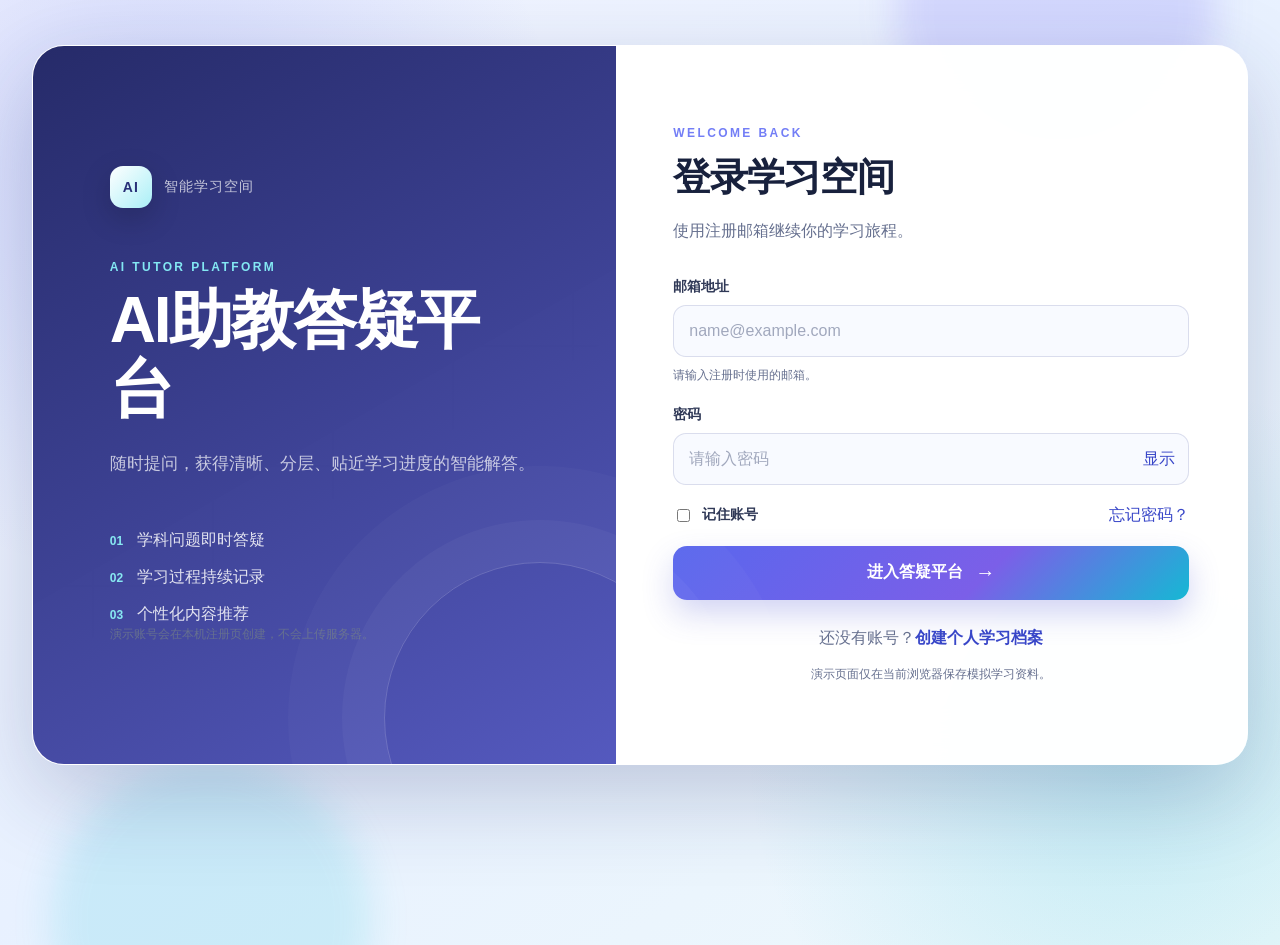
<file: index.html>
<!DOCTYPE html>
<html lang="zh-CN">
<head>
  <meta charset="UTF-8">
  <meta name="viewport" content="width=device-width, initial-scale=1.0">
  <meta name="description" content="AI助教答疑平台登录页面，支持个性化学习服务。">
  <title>登录 | AI助教答疑平台</title>
  <link rel="stylesheet" href="css/style.css?v=4">
  <script src="js/auth.js?v=4" defer></script>
</head>
<body class="auth-page login-page">
  <a class="skip-link" href="#main-content">跳到主要内容</a>
  <div class="orb orb-one" aria-hidden="true"></div>
  <div class="orb orb-two" aria-hidden="true"></div>

  <main class="auth-shell" id="main-content">
    <section class="brand-panel" aria-labelledby="brand-title">
      <div class="brand-topline">
        <span class="brand-mark" aria-hidden="true">AI</span>
        <span>智能学习空间</span>
      </div>
      <p class="eyebrow">AI TUTOR PLATFORM</p>
      <h1 id="brand-title">AI助教答疑平台</h1>
      <p class="brand-copy">随时提问，获得清晰、分层、贴近学习进度的智能解答。</p>
      <ul class="feature-list" aria-label="平台特色">
        <li><span>01</span>学科问题即时答疑</li>
        <li><span>02</span>学习过程持续记录</li>
        <li><span>03</span>个性化内容推荐</li>
      </ul>
      <p class="demo-account">演示账号会在本机注册页创建，不会上传服务器。</p>
    </section>

    <section class="form-panel" aria-labelledby="login-title">
      <div class="panel-heading">
        <p class="eyebrow">WELCOME BACK</p>
        <h2 id="login-title">登录学习空间</h2>
        <p>使用注册邮箱继续你的学习旅程。</p>
      </div>

      <p class="status-message" id="loginStatus" role="status" aria-live="polite"></p>

      <section class="welcome-card" id="welcomeCard" aria-labelledby="welcomeTitle" hidden>
        <div class="welcome-avatar" id="welcomeAvatar" aria-hidden="true">AI</div>
        <div>
          <p class="eyebrow">YOUR LEARNING SPACE</p>
          <h3 id="welcomeTitle">欢迎回来</h3>
          <p id="welcomeSummary">正在读取你的学习档案…</p>
          <div class="interest-tags" id="welcomeInterests"></div>
        </div>
      </section>

      <p class="form-error-summary" id="loginErrorSummary" role="alert" hidden></p>
      <form id="loginForm" class="auth-form" novalidate>
        <div class="field">
          <label for="loginEmail">邮箱地址</label>
          <input id="loginEmail" name="email" type="email" autocomplete="username" inputmode="email" enterkeyhint="next" aria-describedby="loginEmailHint loginEmailError" placeholder="name@example.com" required>
          <p class="field-hint" id="loginEmailHint">请输入注册时使用的邮箱。</p>
          <p class="field-error" id="loginEmailError" hidden></p>
        </div>

        <div class="field">
          <label for="loginPassword">密码</label>
          <div class="input-action">
            <input id="loginPassword" name="password" type="password" autocomplete="current-password" minlength="8" enterkeyhint="done" aria-describedby="loginPasswordError" placeholder="请输入密码" required>
            <button class="text-button password-toggle" type="button" aria-controls="loginPassword" aria-pressed="false">显示</button>
          </div>
          <p class="field-error" id="loginPasswordError" hidden></p>
        </div>

        <div class="form-options">
          <label class="check-row">
            <input id="rememberAccount" name="remember" type="checkbox">
            <span>记住账号</span>
          </label>
          <button class="link-button" type="button" data-demo-action="reset">忘记密码？</button>
        </div>

        <button class="primary-button" type="submit">
          <span>进入答疑平台</span>
          <span class="button-arrow" aria-hidden="true">→</span>
        </button>
      </form>

      <p class="switch-page">还没有账号？<a href="register.html">创建个人学习档案</a></p>
      <p class="privacy-note">演示页面仅在当前浏览器保存模拟学习资料。</p>
    </section>
  </main>
</body>
</html>
</file>
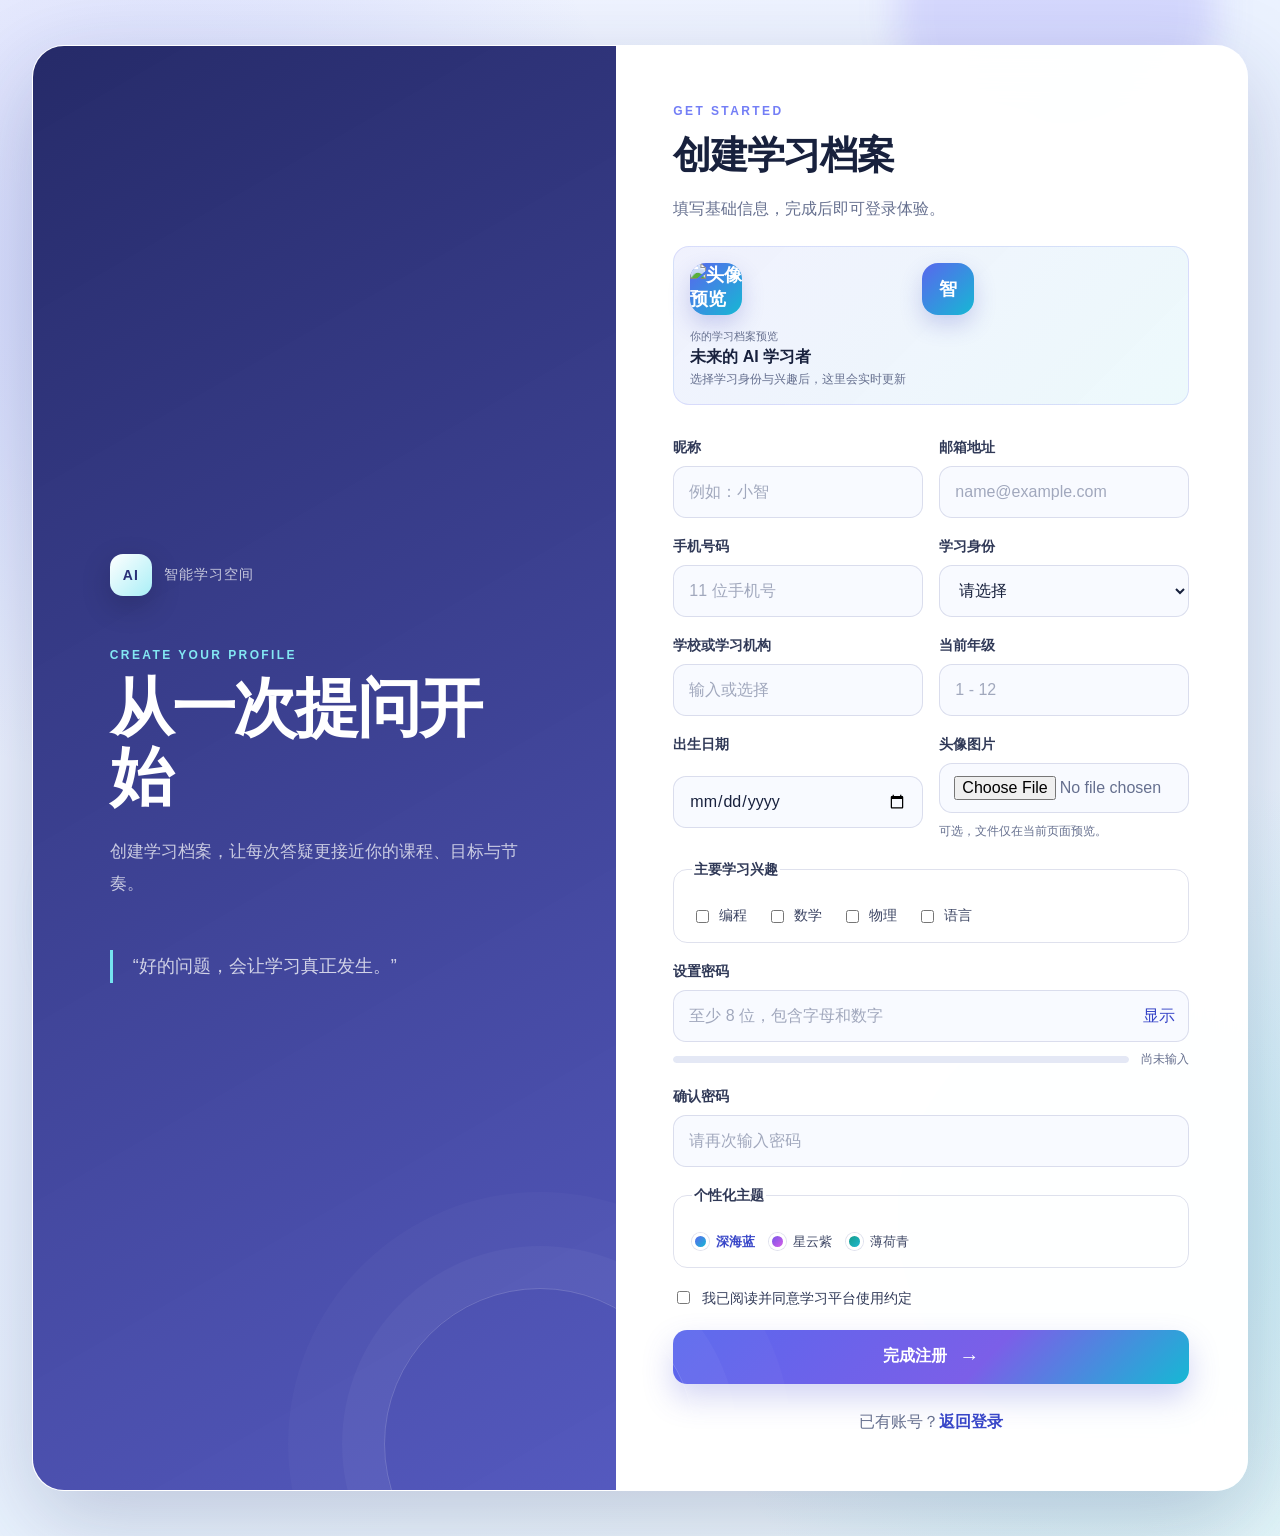
<file: register.html>
<!DOCTYPE html>
<html lang="zh-CN">
<head>
  <meta charset="UTF-8">
  <meta name="viewport" content="width=device-width, initial-scale=1.0">
  <meta name="description" content="AI助教答疑平台注册页面，创建个性化学习档案。">
  <title>注册 | AI助教答疑平台</title>
  <link rel="stylesheet" href="css/style.css?v=4">
  <script src="js/auth.js?v=4" defer></script>
</head>
<body class="auth-page register-page">
  <a class="skip-link" href="#main-content">跳到主要内容</a>
  <div class="orb orb-one" aria-hidden="true"></div>
  <div class="orb orb-two" aria-hidden="true"></div>

  <main class="auth-shell register-shell" id="main-content">
    <section class="brand-panel" aria-labelledby="brand-title">
      <div class="brand-topline">
        <span class="brand-mark" aria-hidden="true">AI</span>
        <span>智能学习空间</span>
      </div>
      <p class="eyebrow">CREATE YOUR PROFILE</p>
      <h1 id="brand-title">从一次提问开始</h1>
      <p class="brand-copy">创建学习档案，让每次答疑更接近你的课程、目标与节奏。</p>
      <blockquote>“好的问题，会让学习真正发生。”</blockquote>
    </section>

    <section class="form-panel" aria-labelledby="register-title">
      <div class="panel-heading">
        <p class="eyebrow">GET STARTED</p>
        <h2 id="register-title">创建学习档案</h2>
        <p>填写基础信息，完成后即可登录体验。</p>
      </div>

      <p class="status-message" id="registerStatus" role="status" aria-live="polite"></p>

      <aside class="profile-preview" aria-label="学习档案预览">
        <img id="avatarPreview" class="avatar-preview" alt="头像预览" hidden>
        <div class="avatar-fallback" id="avatarFallback" aria-hidden="true">智</div>
        <div class="preview-copy">
          <small>你的学习档案预览</small>
          <strong id="previewNickname">未来的 AI 学习者</strong>
          <span id="previewRole">选择学习身份与兴趣后，这里会实时更新</span>
        </div>
        <div class="interest-tags" id="previewInterests"></div>
      </aside>

      <p class="form-error-summary" id="registerErrorSummary" role="alert" hidden></p>
      <form id="registerForm" class="auth-form" novalidate>
        <div class="form-grid two-columns">
          <div class="field">
            <label for="nickname">昵称</label>
            <input id="nickname" name="nickname" type="text" autocomplete="nickname" minlength="2" maxlength="16" enterkeyhint="next" aria-describedby="nicknameError" placeholder="例如：小智" required>
            <p class="field-error" id="nicknameError" hidden></p>
          </div>

          <div class="field">
            <label for="registerEmail">邮箱地址</label>
            <input id="registerEmail" name="email" type="email" autocomplete="email" inputmode="email" enterkeyhint="next" aria-describedby="registerEmailError" placeholder="name@example.com" required>
            <p class="field-error" id="registerEmailError" hidden></p>
          </div>
        </div>

        <div class="form-grid two-columns">
          <div class="field">
            <label for="phone">手机号码</label>
            <input id="phone" name="phone" type="tel" autocomplete="tel" inputmode="tel" enterkeyhint="next" pattern="1[3-9][0-9]{9}" aria-describedby="phoneError" placeholder="11 位手机号" required>
            <p class="field-error" id="phoneError" hidden></p>
          </div>

          <div class="field">
            <label for="role">学习身份</label>
            <select id="role" name="role" autocomplete="organization-title" aria-describedby="roleError" required>
              <option value="">请选择</option>
              <option value="学生">学生</option>
              <option value="教师">教师</option>
              <option value="自学者">自学者</option>
            </select>
            <p class="field-error" id="roleError" hidden></p>
          </div>
        </div>

        <div class="form-grid two-columns">
          <div class="field">
            <label for="school">学校或学习机构</label>
            <input id="school" name="school" type="text" list="schoolOptions" autocomplete="organization" maxlength="40" enterkeyhint="next" placeholder="输入或选择" required>
            <datalist id="schoolOptions">
              <option value="示例大学"></option>
              <option value="在线学习中心"></option>
              <option value="自主学习"></option>
            </datalist>
          </div>

          <div class="field">
            <label for="grade">当前年级</label>
            <input id="grade" name="grade" type="number" min="1" max="12" step="1" inputmode="numeric" enterkeyhint="next" aria-describedby="gradeError" placeholder="1 - 12" required>
            <p class="field-error" id="gradeError" hidden></p>
          </div>
        </div>

        <div class="form-grid two-columns">
          <div class="field">
            <label for="birthday">出生日期</label>
            <input id="birthday" name="birthday" type="date" autocomplete="bday" max="2014-12-31" aria-describedby="birthdayError" required>
            <p class="field-error" id="birthdayError" hidden></p>
          </div>

          <div class="field">
            <label for="avatar">头像图片</label>
            <input id="avatar" name="avatar" type="file" accept="image/png,image/jpeg,image/webp" aria-describedby="avatarHint">
            <p class="field-hint" id="avatarHint">可选，文件仅在当前页面预览。</p>
          </div>
        </div>

        <fieldset class="choice-group">
          <legend>主要学习兴趣</legend>
          <div class="choice-grid">
            <label><input type="checkbox" name="interests" value="编程">编程</label>
            <label><input type="checkbox" name="interests" value="数学">数学</label>
            <label><input type="checkbox" name="interests" value="物理">物理</label>
            <label><input type="checkbox" name="interests" value="语言">语言</label>
          </div>
        </fieldset>

        <div class="field">
          <label for="registerPassword">设置密码</label>
          <div class="input-action">
            <input id="registerPassword" name="password" type="password" autocomplete="new-password" minlength="8" maxlength="32" enterkeyhint="next" pattern="(?=.*[A-Za-z])(?=.*[0-9]).{8,32}" aria-describedby="strengthText registerPasswordError" placeholder="至少 8 位，包含字母和数字" required>
            <button class="text-button password-toggle" type="button" aria-controls="registerPassword" aria-pressed="false">显示</button>
          </div>
          <div class="strength-row">
            <progress id="passwordStrength" max="4" value="0">0</progress>
            <output id="strengthText" for="registerPassword">尚未输入</output>
          </div>
          <p class="field-error" id="registerPasswordError" hidden></p>
        </div>

        <div class="field">
          <label for="confirmPassword">确认密码</label>
          <input id="confirmPassword" name="confirmPassword" type="password" autocomplete="new-password" minlength="8" maxlength="32" enterkeyhint="done" aria-describedby="confirmPasswordError" placeholder="请再次输入密码" required>
          <p class="field-error" id="confirmPasswordError" hidden></p>
        </div>

        <fieldset class="choice-group theme-group">
          <legend>个性化主题</legend>
          <div class="theme-options">
            <label><input type="radio" name="theme" value="ocean" checked><span class="theme-dot theme-ocean" aria-hidden="true"></span>深海蓝</label>
            <label><input type="radio" name="theme" value="violet"><span class="theme-dot theme-violet" aria-hidden="true"></span>星云紫</label>
            <label><input type="radio" name="theme" value="mint"><span class="theme-dot theme-mint" aria-hidden="true"></span>薄荷青</label>
          </div>
        </fieldset>

        <label class="check-row terms-row">
          <input id="terms" name="terms" type="checkbox" aria-describedby="termsError" required>
          <span>我已阅读并同意学习平台使用约定</span>
        </label>
        <p class="field-error terms-error" id="termsError" hidden></p>

        <button class="primary-button" type="submit">
          <span>完成注册</span>
          <span class="button-arrow" aria-hidden="true">→</span>
        </button>
      </form>

      <p class="switch-page">已有账号？<a href="index.html">返回登录</a></p>
    </section>
  </main>

  <dialog class="success-dialog" id="successDialog" aria-labelledby="successDialogTitle" aria-describedby="successDialogText">
    <div class="dialog-icon" aria-hidden="true">✓</div>
    <p class="eyebrow">PROFILE CREATED</p>
    <h2 id="successDialogTitle">学习档案创建成功</h2>
    <p id="successDialogText">你的个性化资料已保存在当前浏览器，现在可以前往登录。</p>
    <button class="primary-button" id="goToLogin" type="button">前往登录页</button>
  </dialog>
</body>
</html>
</file>
<file: css/style.css>
:root {
  --ink: #18213d;
  --muted: #66708f;
  --line: rgba(108, 119, 171, 0.22);
  --surface: rgba(255, 255, 255, 0.9);
  --primary: #5967ed;
  --primary-deep: #3846c8;
  --accent: #16b8d4;
  --danger: #cf3f61;
  --success: #178c6a;
  --shadow: 0 30px 90px rgba(32, 42, 101, 0.22);
}

* { box-sizing: border-box; }
html { min-height: 100%; }

body {
  min-height: 100vh;
  margin: 0;
  color: var(--ink);
  font-family: "Microsoft YaHei", "PingFang SC", Arial, sans-serif;
  background:
    radial-gradient(circle at 12% 18%, rgba(80, 101, 239, 0.22), transparent 30%),
    radial-gradient(circle at 88% 80%, rgba(22, 184, 212, 0.2), transparent 28%),
    linear-gradient(145deg, #f3f5ff 0%, #e8f1ff 50%, #eef9fb 100%);
}

button, input, select { font: inherit; }
button, a { -webkit-tap-highlight-color: transparent; }

.skip-link {
  position: fixed;
  top: 12px;
  left: 12px;
  z-index: 100;
  padding: 10px 14px;
  color: #fff;
  background: var(--primary-deep);
  border-radius: 8px;
  transform: translateY(-160%);
}

.skip-link:focus { transform: translateY(0); }

.orb {
  position: fixed;
  width: 320px;
  height: 320px;
  border-radius: 50%;
  filter: blur(18px);
  pointer-events: none;
}

.orb-one { top: -150px; right: 5%; background: rgba(104, 88, 245, 0.17); }
.orb-two { bottom: -180px; left: 4%; background: rgba(20, 192, 211, 0.14); }

.auth-shell {
  position: relative;
  z-index: 1;
  display: grid;
  grid-template-columns: minmax(0, 0.96fr) minmax(520px, 1.04fr);
  width: min(1240px, calc(100% - 64px));
  min-height: 720px;
  margin: 5vh auto;
  overflow: hidden;
  background: var(--surface);
  border: 1px solid rgba(255, 255, 255, 0.78);
  border-radius: 32px;
  box-shadow: var(--shadow);
  backdrop-filter: blur(24px);
}

.register-shell { min-height: 820px; }

.brand-panel {
  position: relative;
  display: flex;
  flex-direction: column;
  justify-content: center;
  padding: clamp(48px, 6vw, 86px);
  color: #fff;
  background:
    linear-gradient(150deg, rgba(29, 34, 99, 0.96), rgba(70, 75, 185, 0.92)),
    url("data:image/svg+xml,%3Csvg xmlns='http://www.w3.org/2000/svg' width='120' height='120' viewBox='0 0 120 120'%3E%3Cpath d='M0 60h120M60 0v120' stroke='%23ffffff' stroke-opacity='.05'/%3E%3C/svg%3E");
}

.brand-panel::after {
  content: "";
  position: absolute;
  right: -80px;
  bottom: -110px;
  width: 310px;
  height: 310px;
  border: 1px solid rgba(255, 255, 255, 0.18);
  border-radius: 50%;
  box-shadow: 0 0 0 42px rgba(255, 255, 255, 0.035), 0 0 0 96px rgba(255, 255, 255, 0.025);
}

.brand-topline {
  display: flex;
  align-items: center;
  gap: 12px;
  margin-bottom: 52px;
  color: rgba(255, 255, 255, 0.72);
  font-size: 14px;
  letter-spacing: 0.08em;
}

.brand-mark {
  display: grid;
  width: 42px;
  height: 42px;
  place-items: center;
  color: #293078;
  font-weight: 800;
  background: linear-gradient(135deg, #fff, #a9eff7);
  border-radius: 13px;
  box-shadow: 0 10px 30px rgba(0, 0, 0, 0.18);
}

.eyebrow {
  margin: 0 0 12px;
  color: #737ef6;
  font-size: 12px;
  font-weight: 800;
  letter-spacing: 0.2em;
}

.brand-panel .eyebrow { color: #83e8f3; }

.brand-panel h1,
.panel-heading h2 { margin: 0; letter-spacing: -0.035em; }

.brand-panel h1 {
  max-width: 480px;
  font-size: clamp(42px, 5vw, 66px);
  line-height: 1.08;
}

.brand-copy {
  max-width: 470px;
  margin: 24px 0 0;
  color: rgba(255, 255, 255, 0.72);
  font-size: 17px;
  line-height: 1.9;
}

.feature-list {
  display: grid;
  gap: 16px;
  margin: 50px 0 0;
  padding: 0;
  list-style: none;
}

.feature-list li { display: flex; align-items: center; gap: 14px; color: rgba(255, 255, 255, 0.85); }
.feature-list span { color: #88e9f2; font-size: 12px; font-weight: 800; }

blockquote {
  margin: 50px 0 0;
  padding-left: 20px;
  color: rgba(255, 255, 255, 0.76);
  font-size: 18px;
  line-height: 1.8;
  border-left: 3px solid #75e3ef;
}

.demo-account {
  margin: 52px 0 0;
  color: rgba(255, 255, 255, 0.48);
  font-size: 12px;
}

.form-panel {
  display: flex;
  flex-direction: column;
  justify-content: center;
  padding: clamp(38px, 4.5vw, 66px);
  background: rgba(255, 255, 255, 0.82);
}

.panel-heading h2 { color: var(--ink); font-size: clamp(30px, 3vw, 40px); }

.panel-heading > p:last-child {
  margin: 14px 0 0;
  color: var(--muted);
  line-height: 1.7;
}

.auth-form { display: grid; gap: 20px; margin-top: 34px; }
.field { display: grid; gap: 9px; }

.field label,
.check-row,
.choice-group legend {
  color: #303957;
  font-size: 14px;
  font-weight: 700;
}

input[type="text"],
input[type="email"],
input[type="password"],
input[type="tel"],
input[type="number"],
input[type="date"],
select {
  width: 100%;
  height: 52px;
  padding: 0 15px;
  color: var(--ink);
  background: rgba(248, 250, 255, 0.95);
  border: 1px solid var(--line);
  border-radius: 13px;
  outline: none;
  transition: border-color 0.2s, box-shadow 0.2s, background 0.2s;
}

input[type="file"] {
  width: 100%;
  padding: 12px 14px;
  color: var(--muted);
  background: rgba(248, 250, 255, 0.95);
  border: 1px solid var(--line);
  border-radius: 13px;
}

input:focus,
select:focus {
  background: #fff;
  border-color: var(--primary);
  box-shadow: 0 0 0 4px rgba(89, 103, 237, 0.13);
}

input::placeholder { color: #a1a8bd; }

input[aria-invalid="true"],
select[aria-invalid="true"] {
  border-color: var(--danger);
  box-shadow: 0 0 0 4px rgba(207, 63, 97, 0.1);
}

.input-action { position: relative; }
.input-action input { padding-right: 70px; }

.text-button,
.link-button {
  padding: 0;
  color: var(--primary-deep);
  background: none;
  border: 0;
  cursor: pointer;
}

.password-toggle {
  position: absolute;
  top: 50%;
  right: 14px;
  transform: translateY(-50%);
}

.field-hint,
.privacy-note,
.demo-account {
  margin: 0;
  color: var(--muted);
  font-size: 12px;
  line-height: 1.6;
}

.field-error {
  margin: 0;
  color: var(--danger);
  font-size: 12px;
  line-height: 1.5;
}

.field-error::before { content: "!"; display: inline-grid; width: 16px; height: 16px; margin-right: 6px; place-items: center; color: #fff; background: var(--danger); border-radius: 50%; font-size: 10px; }

.form-options { display: flex; align-items: center; justify-content: space-between; gap: 16px; }
.check-row { display: flex; align-items: flex-start; gap: 9px; cursor: pointer; }
.check-row input { margin-top: 3px; accent-color: var(--primary); }
.terms-row { font-weight: 500; line-height: 1.55; }

.form-grid { display: grid; gap: 16px; }
.two-columns { grid-template-columns: repeat(2, minmax(0, 1fr)); }

.choice-group {
  min-width: 0;
  margin: 0;
  padding: 16px 18px;
  border: 1px solid var(--line);
  border-radius: 14px;
}

.choice-grid { display: flex; flex-wrap: wrap; gap: 12px 20px; margin-top: 12px; }
.choice-grid label { display: flex; align-items: center; gap: 7px; color: #3c4563; font-size: 14px; cursor: pointer; }
.choice-grid input { accent-color: var(--primary); }

.strength-row { display: grid; grid-template-columns: 1fr auto; align-items: center; gap: 12px; }
progress { width: 100%; height: 7px; overflow: hidden; border: 0; border-radius: 10px; }
progress::-webkit-progress-bar { background: #e4e8f5; border-radius: 10px; }
progress::-webkit-progress-value { background: linear-gradient(90deg, #ee6685, #e8be4b, var(--success)); border-radius: 10px; }
output { color: var(--muted); font-size: 12px; }

.primary-button {
  display: flex;
  min-height: 54px;
  align-items: center;
  justify-content: center;
  gap: 12px;
  color: #fff;
  font-weight: 800;
  background: linear-gradient(135deg, var(--primary), #7b5fe8 60%, var(--accent));
  border: 0;
  border-radius: 14px;
  box-shadow: 0 14px 30px rgba(76, 84, 213, 0.25);
  cursor: pointer;
  transition: transform 0.2s, box-shadow 0.2s;
}

.primary-button:hover { transform: translateY(-2px); box-shadow: 0 18px 34px rgba(76, 84, 213, 0.32); }
.primary-button:disabled { cursor: wait; opacity: 0.72; transform: none; }
.button-arrow { font-size: 20px; transition: transform 0.2s; }
.primary-button:hover .button-arrow { transform: translateX(4px); }

.switch-page { margin: 28px 0 0; color: var(--muted); text-align: center; }
.switch-page a { color: var(--primary-deep); font-weight: 800; text-decoration: none; }
.switch-page a:hover { text-decoration: underline; }

.status-message { min-height: 22px; margin: 18px 0 -12px; color: var(--success); font-size: 13px; }
.status-message[data-tone="error"] { color: var(--danger); }
.privacy-note { margin-top: 16px; text-align: center; }
.terms-error { margin-top: -14px; }

@media (max-width: 1020px) {
  .auth-shell { grid-template-columns: 1fr; width: min(720px, calc(100% - 32px)); margin: 18px auto; }
  .brand-panel { min-height: 330px; padding: 42px; }
  .brand-topline { margin-bottom: 30px; }
  .brand-panel h1 { font-size: 42px; }
  .feature-list { margin-top: 30px; }
}

@media (max-width: 620px) {
  .auth-shell { width: 100%; margin: 0; border-radius: 0; }
  .brand-panel { min-height: 270px; padding: 30px 24px; }
  .brand-panel h1 { font-size: 35px; }
  .brand-copy { margin-top: 16px; font-size: 15px; }
  .feature-list, blockquote { display: none; }
  .form-panel { padding: 36px 22px 44px; }
  .two-columns { grid-template-columns: 1fr; }
  .form-options { align-items: flex-start; flex-direction: column; }
}

/* v3: 个性化预览与主题 */
body[data-theme="violet"] { --primary: #7656e8; --primary-deep: #5735c7; --accent: #d65ee8; }
body[data-theme="mint"] { --primary: #149c8a; --primary-deep: #08786b; --accent: #20b8d1; }

.profile-preview {
  display: grid;
  grid-template-columns: auto minmax(0, 1fr);
  gap: 14px 16px;
  align-items: center;
  margin-top: 24px;
  padding: 16px;
  background: linear-gradient(135deg, rgba(89, 103, 237, 0.09), rgba(22, 184, 212, 0.08));
  border: 1px solid rgba(89, 103, 237, 0.16);
  border-radius: 16px;
}

.avatar-preview,
.avatar-fallback,
.welcome-avatar {
  display: grid;
  width: 52px;
  height: 52px;
  place-items: center;
  object-fit: cover;
  color: #fff;
  font-size: 18px;
  font-weight: 800;
  background: linear-gradient(135deg, var(--primary), var(--accent));
  border-radius: 16px;
  box-shadow: 0 10px 22px rgba(73, 78, 191, 0.24);
}

.preview-copy { display: grid; gap: 3px; }
.preview-copy small { color: var(--muted); font-size: 11px; }
.preview-copy strong { color: var(--ink); font-size: 16px; }
.preview-copy span { color: var(--muted); font-size: 12px; }
.interest-tags { display: flex; grid-column: 2; flex-wrap: wrap; gap: 6px; }

.interest-tag {
  padding: 4px 9px;
  color: var(--primary-deep);
  font-size: 11px;
  font-weight: 700;
  background: rgba(89, 103, 237, 0.1);
  border-radius: 99px;
}

.theme-options { display: flex; flex-wrap: wrap; gap: 14px; margin-top: 12px; }
.theme-options label { display: flex; align-items: center; gap: 7px; color: #3c4563; font-size: 13px; cursor: pointer; }
.theme-options input { position: absolute; opacity: 0; pointer-events: none; }
.theme-options label:has(input:checked) { color: var(--primary-deep); font-weight: 800; }
.theme-options label:has(input:focus-visible) { outline: 3px solid rgba(89, 103, 237, 0.22); outline-offset: 4px; border-radius: 6px; }
.theme-dot { width: 17px; height: 17px; border: 3px solid #fff; border-radius: 50%; box-shadow: 0 0 0 1px var(--line); }
.theme-ocean { background: linear-gradient(135deg, #5967ed, #16b8d4); }
.theme-violet { background: linear-gradient(135deg, #7656e8, #d65ee8); }
.theme-mint { background: linear-gradient(135deg, #149c8a, #20b8d1); }

.welcome-card {
  grid-template-columns: auto minmax(0, 1fr);
  gap: 18px;
  align-items: center;
  margin-top: 24px;
  padding: 20px;
  background: linear-gradient(135deg, rgba(89, 103, 237, 0.1), rgba(22, 184, 212, 0.08));
  border: 1px solid rgba(89, 103, 237, 0.18);
  border-radius: 18px;
}

.welcome-card:not([hidden]) { display: grid; }
.welcome-card h3 { margin: 0; font-size: 22px; }
.welcome-card p { margin: 7px 0 0; color: var(--muted); font-size: 13px; line-height: 1.65; }
.welcome-card .eyebrow { margin: 0 0 5px; font-size: 10px; }
.welcome-card .interest-tags { grid-column: auto; margin-top: 10px; }

@media (max-width: 620px) {
  .profile-preview { margin-top: 18px; }
  .welcome-card { grid-template-columns: 1fr; }
  .welcome-avatar { width: 46px; height: 46px; border-radius: 14px; }
}
/* v4: 无障碍、焦点和成功反馈 */
:focus-visible {
  outline: 3px solid rgba(89, 103, 237, 0.36);
  outline-offset: 3px;
}

input:focus-visible,
select:focus-visible { outline: none; }

.form-error-summary {
  margin: 20px 0 -10px;
  padding: 11px 13px;
  color: var(--danger);
  font-size: 13px;
  line-height: 1.5;
  background: rgba(207, 63, 97, 0.08);
  border: 1px solid rgba(207, 63, 97, 0.2);
  border-radius: 10px;
}

.status-message:empty { min-height: 0; margin: 0; }

.success-dialog {
  width: min(440px, calc(100% - 32px));
  padding: 36px;
  color: var(--ink);
  text-align: center;
  background: #fff;
  border: 0;
  border-radius: 24px;
  box-shadow: 0 32px 100px rgba(24, 33, 61, 0.34);
}

.success-dialog::backdrop {
  background: rgba(20, 25, 57, 0.48);
  backdrop-filter: blur(7px);
}

.success-dialog h2 { margin: 3px 0 0; font-size: 26px; }
.success-dialog > p:not(.eyebrow) { margin: 12px 0 24px; color: var(--muted); line-height: 1.7; }
.success-dialog .primary-button { width: 100%; }
.dialog-icon {
  display: grid;
  width: 58px;
  height: 58px;
  margin: 0 auto 20px;
  place-items: center;
  color: #fff;
  font-size: 28px;
  font-weight: 900;
  background: linear-gradient(135deg, #18a87b, #1ebfc0);
  border-radius: 50%;
  box-shadow: 0 12px 30px rgba(24, 168, 123, 0.28);
}

@media (prefers-reduced-motion: reduce) {
  *, *::before, *::after {
    scroll-behavior: auto !important;
    transition-duration: 0.01ms !important;
    animation-duration: 0.01ms !important;
    animation-iteration-count: 1 !important;
  }
}

@media (forced-colors: active) {
  .primary-button,
  .brand-mark,
  .avatar-preview,
  .avatar-fallback,
  .welcome-avatar { border: 2px solid ButtonText; }
}
</file>
